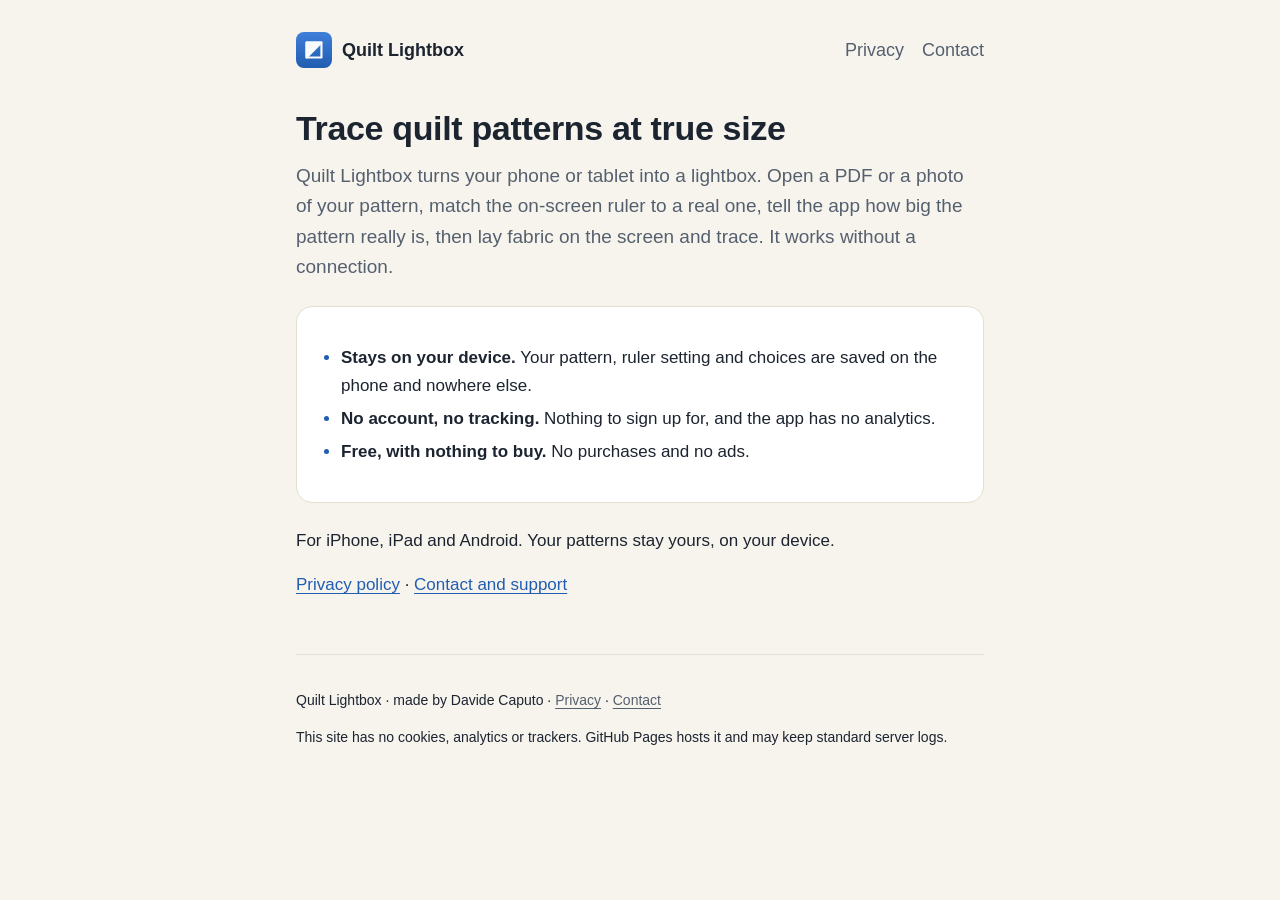
<file: index.html>
<!doctype html>
<html lang="en-GB">
<head>
<meta charset="utf-8">
<meta name="viewport" content="width=device-width, initial-scale=1">
<title>Quilt Lightbox</title>
<meta name="description" content="Turn a phone or tablet into a lightbox and trace quilt patterns at true size. Everything stays on the device.">
<meta name="color-scheme" content="light dark">
<link rel="stylesheet" href="./assets/site.css">
<link rel="icon" href="./assets/mark.svg" type="image/svg+xml">
</head>
<body>
<div class="wrap">
<header class="site">
  <a href="./"><img class="mark" src="./assets/mark.svg" width="36" height="36" alt=""><span>Quilt Lightbox</span></a>
  <nav class="site" aria-label="Pages">
    <a href="./privacy/">Privacy</a>
    <a href="./contact/">Contact</a>
  </nav>
</header>
<main>
<h1>Trace quilt patterns at true size</h1>
<p class="lede">Quilt Lightbox turns your phone or tablet into a lightbox. Open a PDF or a photo of your pattern, match the on-screen ruler to a real one, tell the app how big the pattern really is, then lay fabric on the screen and trace. It works without a connection.</p>
<div class="card summary">
  <ul>
    <li><strong>Stays on your device.</strong> Your pattern, ruler setting and choices are saved on the phone and nowhere else.</li>
    <li><strong>No account, no tracking.</strong> Nothing to sign up for, and the app has no analytics.</li>
    <li><strong>Free, with nothing to buy.</strong> No purchases and no ads.</li>
  </ul>
</div>
<p>For iPhone, iPad and Android. Your patterns stay yours, on your device.</p>
<p><a href="privacy/">Privacy policy</a> · <a href="contact/">Contact and support</a></p>
</main>
<footer class="site">
  <p>Quilt Lightbox · made by Davide Caputo · <a href="./privacy/">Privacy</a> · <a href="./contact/">Contact</a></p>
  <p>This site has no cookies, analytics or trackers. GitHub Pages hosts it and may keep standard server logs.</p>
</footer>
</div>
</body>
</html>
</file>
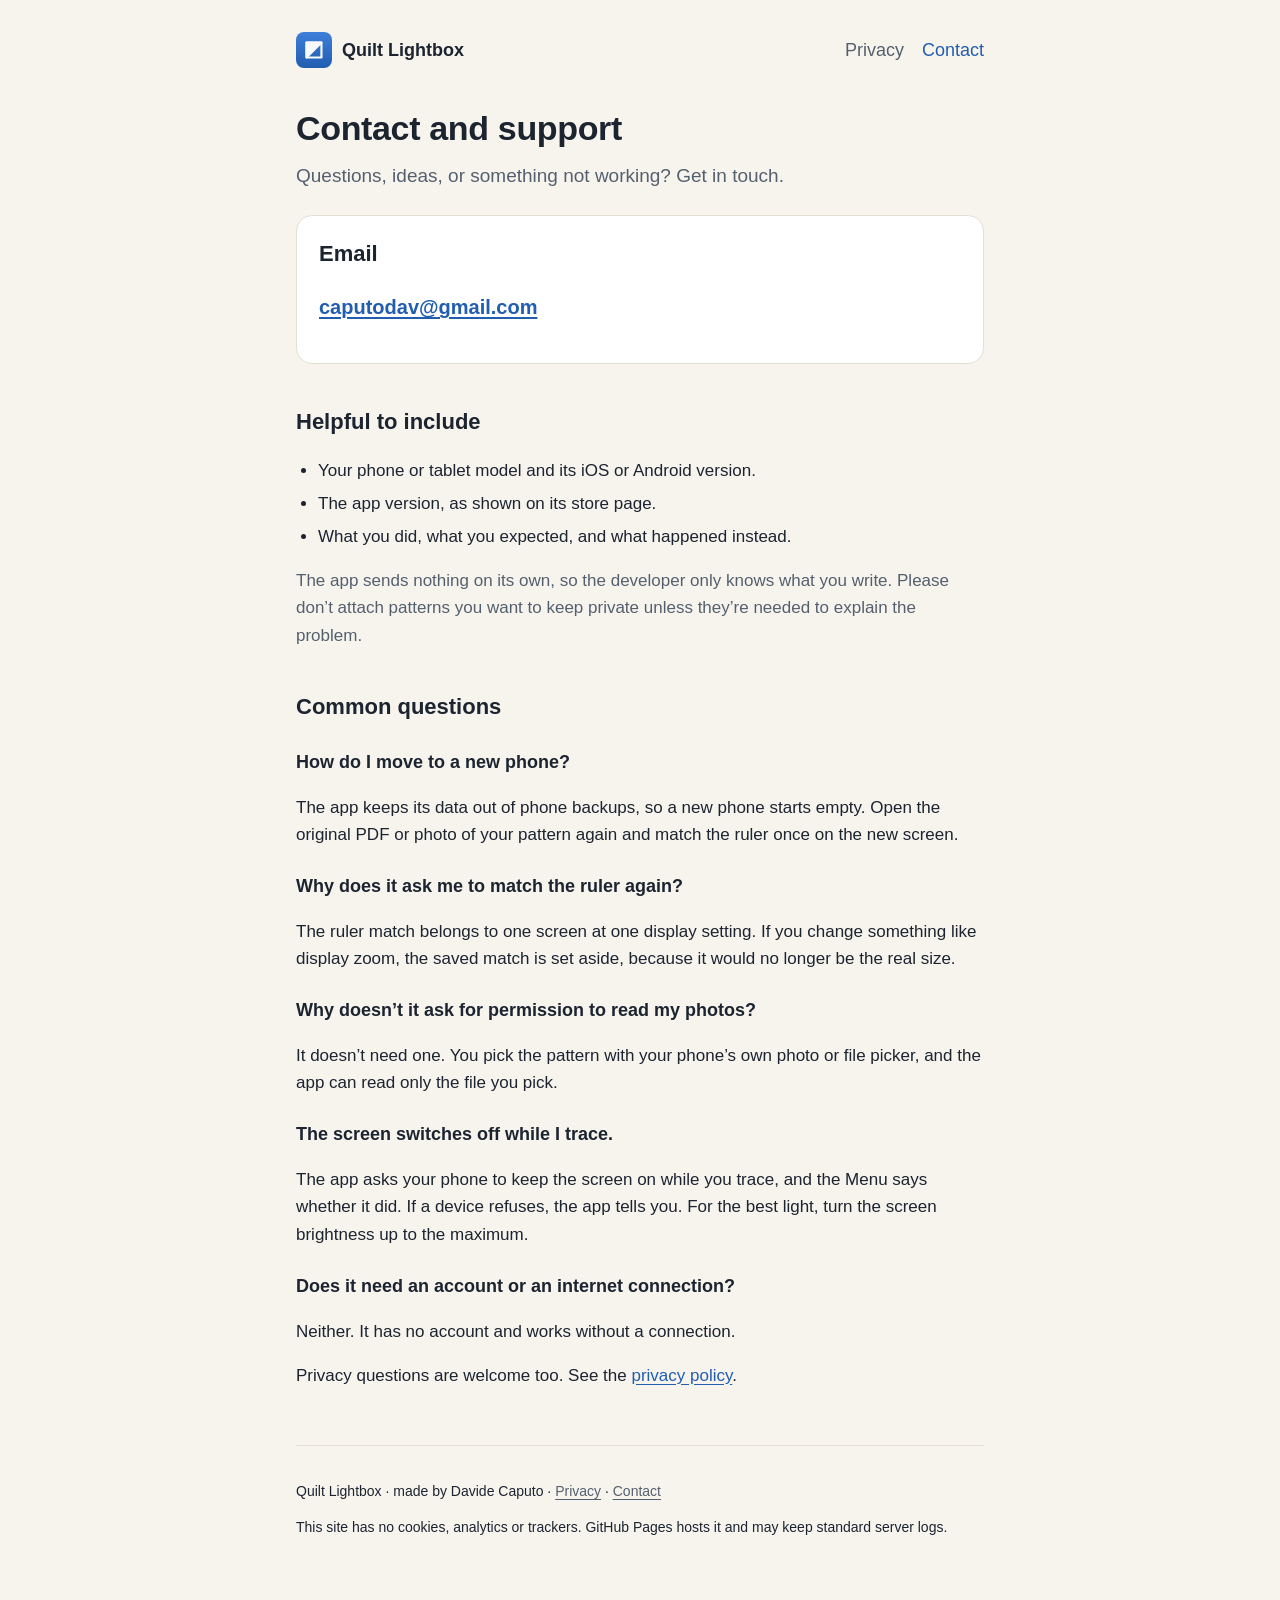
<file: contact/index.html>
<!doctype html>
<html lang="en-GB">
<head>
<meta charset="utf-8">
<meta name="viewport" content="width=device-width, initial-scale=1">
<title>Contact · Quilt Lightbox</title>
<meta name="description" content="Contact and support for Quilt Lightbox.">
<meta name="color-scheme" content="light dark">
<link rel="stylesheet" href="../assets/site.css">
<link rel="icon" href="../assets/mark.svg" type="image/svg+xml">
</head>
<body>
<div class="wrap">
<header class="site">
  <a href="../"><img class="mark" src="../assets/mark.svg" width="36" height="36" alt=""><span>Quilt Lightbox</span></a>
  <nav class="site" aria-label="Pages">
    <a href="../privacy/">Privacy</a>
    <a href="../contact/" aria-current="page">Contact</a>
  </nav>
</header>
<main>
<h1>Contact and support</h1>
<p class="lede">Questions, ideas, or something not working? Get in touch.</p>

<div class="card">
  <h2>Email</h2>
  <p class="email" id="support-email"><a href="mailto:caputodav@gmail.com?subject=Quilt%20Lightbox">caputodav@gmail.com</a></p>
</div>

<h2>Helpful to include</h2>
<ul>
  <li>Your phone or tablet model and its iOS or Android version.</li>
  <li>The app version, as shown on its store page.</li>
  <li>What you did, what you expected, and what happened instead.</li>
</ul>
<p class="muted">The app sends nothing on its own, so the developer only knows what you write. Please don’t attach patterns you want to keep private unless they’re needed to explain the problem.</p>

<h2>Common questions</h2>
<h3>How do I move to a new phone?</h3>
<p>The app keeps its data out of phone backups, so a new phone starts empty. Open the original PDF or photo of your pattern again and match the ruler once on the new screen.</p>
<h3>Why does it ask me to match the ruler again?</h3>
<p>The ruler match belongs to one screen at one display setting. If you change something like display zoom, the saved match is set aside, because it would no longer be the real size.</p>
<h3>Why doesn’t it ask for permission to read my photos?</h3>
<p>It doesn’t need one. You pick the pattern with your phone’s own photo or file picker, and the app can read only the file you pick.</p>
<h3>The screen switches off while I trace.</h3>
<p>The app asks your phone to keep the screen on while you trace, and the Menu says whether it did. If a device refuses, the app tells you. For the best light, turn the screen brightness up to the maximum.</p>
<h3>Does it need an account or an internet connection?</h3>
<p>Neither. It has no account and works without a connection.</p>

<p>Privacy questions are welcome too. See the <a href="../privacy/">privacy policy</a>.</p>
</main>
<footer class="site">
  <p>Quilt Lightbox · made by Davide Caputo · <a href="../privacy/">Privacy</a> · <a href="../contact/">Contact</a></p>
  <p>This site has no cookies, analytics or trackers. GitHub Pages hosts it and may keep standard server logs.</p>
</footer>
</div>
</body>
</html>
</file>
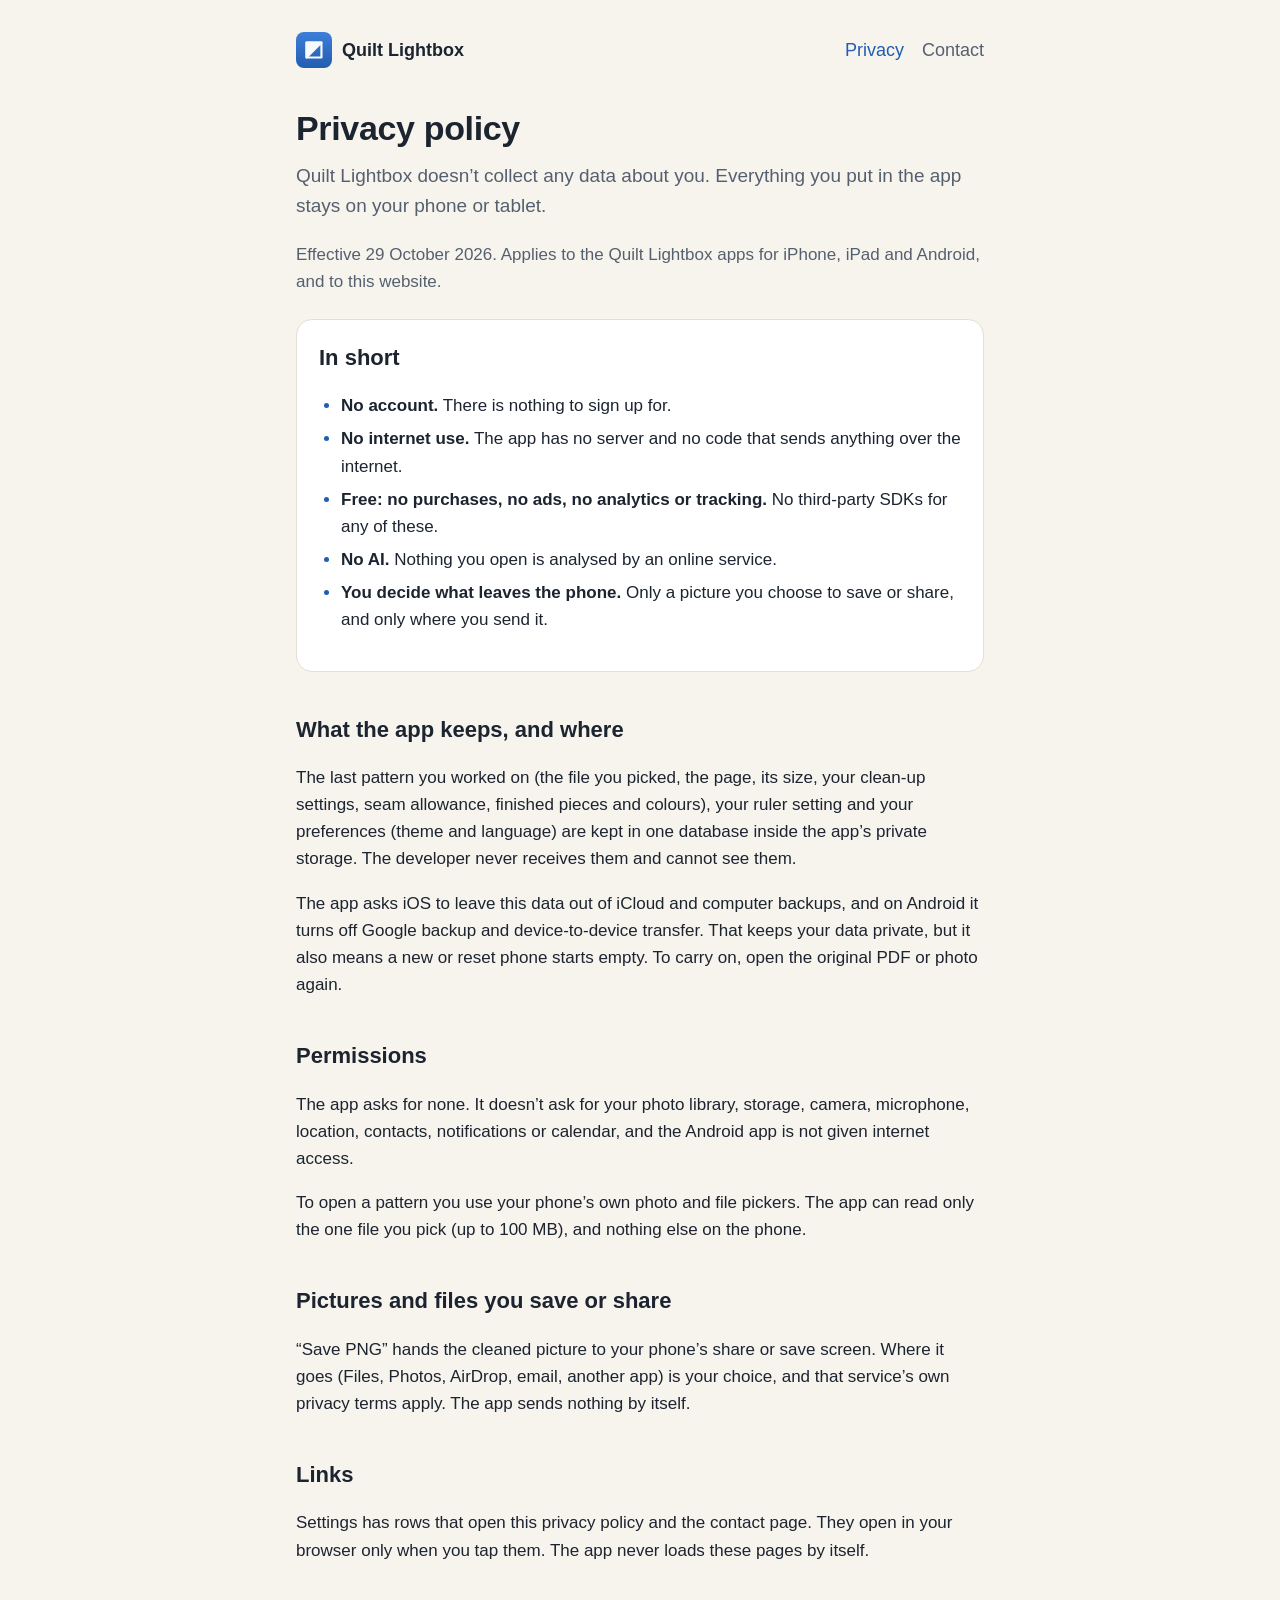
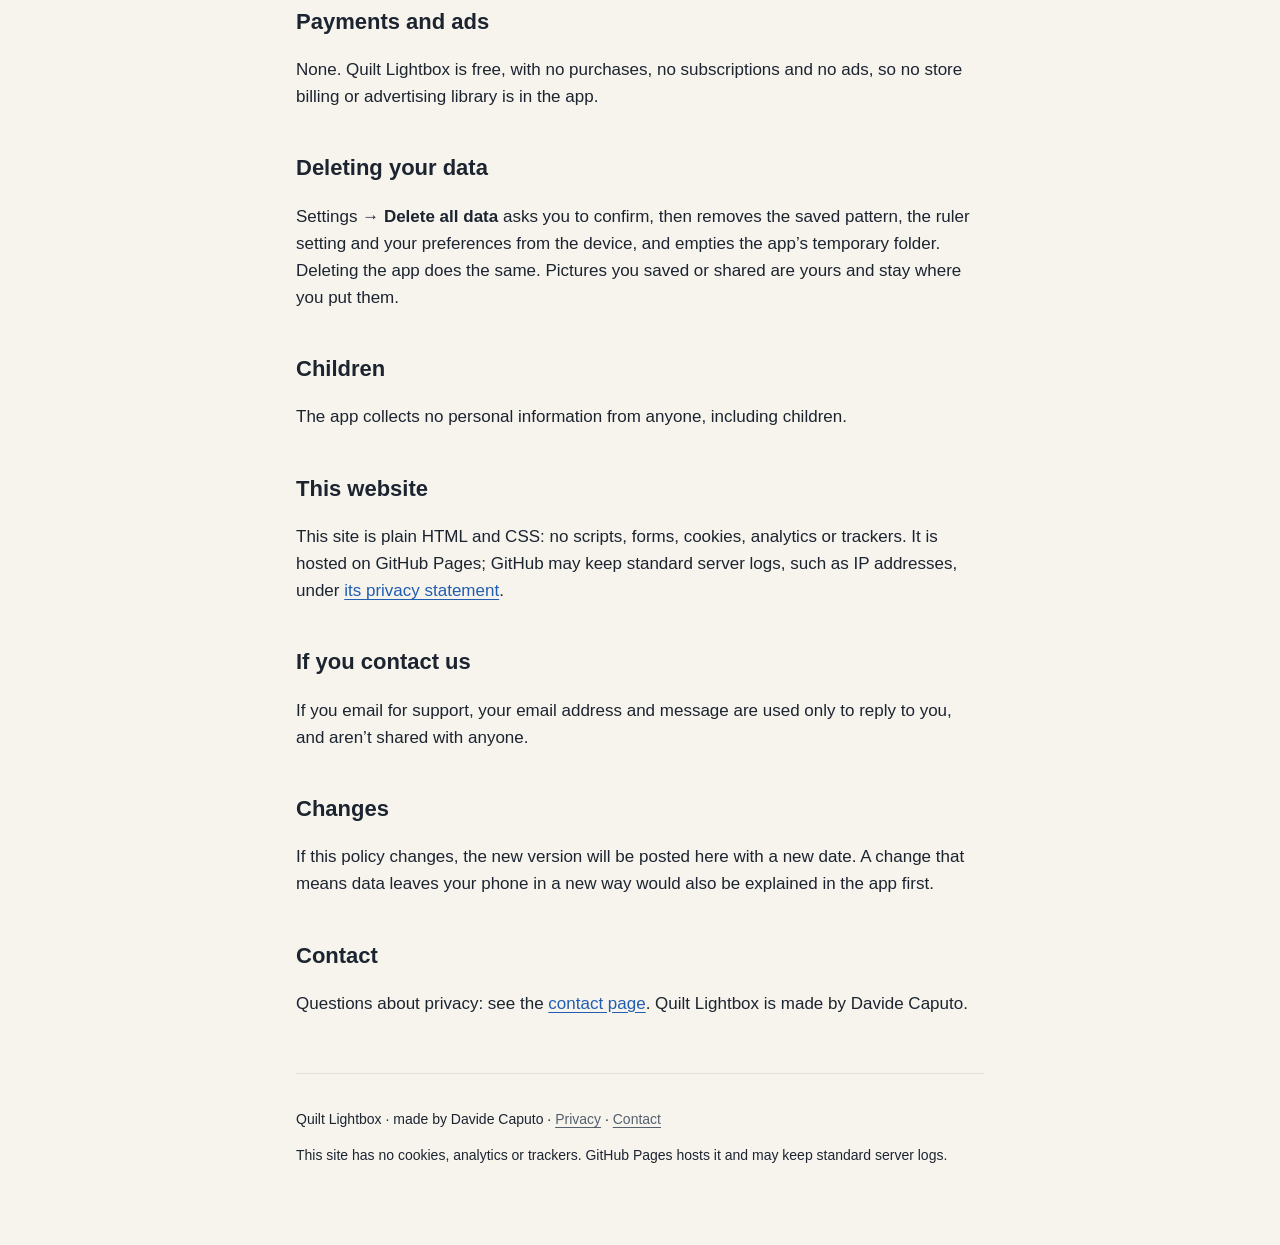
<file: privacy/index.html>
<!doctype html>
<html lang="en-GB">
<head>
<meta charset="utf-8">
<meta name="viewport" content="width=device-width, initial-scale=1">
<title>Privacy policy · Quilt Lightbox</title>
<meta name="description" content="Quilt Lightbox collects no data. Everything stays on your phone or tablet.">
<meta name="color-scheme" content="light dark">
<link rel="stylesheet" href="../assets/site.css">
<link rel="icon" href="../assets/mark.svg" type="image/svg+xml">
</head>
<body>
<div class="wrap">
<header class="site">
  <a href="../"><img class="mark" src="../assets/mark.svg" width="36" height="36" alt=""><span>Quilt Lightbox</span></a>
  <nav class="site" aria-label="Pages">
    <a href="../privacy/" aria-current="page">Privacy</a>
    <a href="../contact/">Contact</a>
  </nav>
</header>
<main>
<h1>Privacy policy</h1>
<p class="lede">Quilt Lightbox doesn’t collect any data about you. Everything you put in the app stays on your phone or tablet.</p>
<p class="muted">Effective 29 October 2026. Applies to the Quilt Lightbox apps for iPhone, iPad and Android, and to this website.</p>

<div class="card summary">
  <h2>In short</h2>
  <ul>
    <li><strong>No account.</strong> There is nothing to sign up for.</li>
    <li><strong>No internet use.</strong> The app has no server and no code that sends anything over the internet.</li>
    <li><strong>Free: no purchases, no ads, no analytics or tracking.</strong> No third-party SDKs for any of these.</li>
    <li><strong>No AI.</strong> Nothing you open is analysed by an online service.</li>
    <li><strong>You decide what leaves the phone.</strong> Only a picture you choose to save or share, and only where you send it.</li>
  </ul>
</div>

<h2>What the app keeps, and where</h2>
<p>The last pattern you worked on (the file you picked, the page, its size, your clean-up settings, seam allowance, finished pieces and colours), your ruler setting and your preferences (theme and language) are kept in one database inside the app’s private storage. The developer never receives them and cannot see them.</p>
<p>The app asks iOS to leave this data out of iCloud and computer backups, and on Android it turns off Google backup and device-to-device transfer. That keeps your data private, but it also means a new or reset phone starts empty. To carry on, open the original PDF or photo again.</p>

<h2>Permissions</h2>
<p>The app asks for none. It doesn’t ask for your photo library, storage, camera, microphone, location, contacts, notifications or calendar, and the Android app is not given internet access.</p>
<p>To open a pattern you use your phone’s own photo and file pickers. The app can read only the one file you pick (up to 100 MB), and nothing else on the phone.</p>

<h2>Pictures and files you save or share</h2>
<p>“Save PNG” hands the cleaned picture to your phone’s share or save screen. Where it goes (Files, Photos, AirDrop, email, another app) is your choice, and that service’s own privacy terms apply. The app sends nothing by itself.</p>

<h2>Links</h2>
<p>Settings has rows that open this privacy policy and the contact page. They open in your browser only when you tap them. The app never loads these pages by itself.</p>

<h2>Payments and ads</h2>
<p>None. Quilt Lightbox is free, with no purchases, no subscriptions and no ads, so no store billing or advertising library is in the app.</p>

<h2>Deleting your data</h2>
<p>Settings → <strong>Delete all data</strong> asks you to confirm, then removes the saved pattern, the ruler setting and your preferences from the device, and empties the app’s temporary folder. Deleting the app does the same. Pictures you saved or shared are yours and stay where you put them.</p>

<h2>Children</h2>
<p>The app collects no personal information from anyone, including children.</p>

<h2>This website</h2>
<p>This site is plain HTML and CSS: no scripts, forms, cookies, analytics or trackers. It is hosted on GitHub Pages; GitHub may keep standard server logs, such as IP addresses, under <a href="https://docs.github.com/site-policy/privacy-policies/github-general-privacy-statement">its privacy statement</a>.</p>

<h2>If you contact us</h2>
<p>If you email for support, your email address and message are used only to reply to you, and aren’t shared with anyone.</p>

<h2>Changes</h2>
<p>If this policy changes, the new version will be posted here with a new date. A change that means data leaves your phone in a new way would also be explained in the app first.</p>

<h2>Contact</h2>
<p>Questions about privacy: see the <a href="../contact/">contact page</a>. Quilt Lightbox is made by Davide Caputo.</p>
</main>
<footer class="site">
  <p>Quilt Lightbox · made by Davide Caputo · <a href="../privacy/">Privacy</a> · <a href="../contact/">Contact</a></p>
  <p>This site has no cookies, analytics or trackers. GitHub Pages hosts it and may keep standard server logs.</p>
</footer>
</div>
</body>
</html>
</file>
<file: assets/site.css>
:root {
  --bg: #f7f4ee;
  --surface: #ffffff;
  --text: #1c2430;
  --muted: #55606e;
  --accent: #215db0;
  --accent-soft: #e3ecf8;
  --line: #e4ded3;
  color-scheme: light dark;
}
@media (prefers-color-scheme: dark) {
  :root {
    --bg: #0f1826;
    --surface: #172233;
    --text: #e8edf2;
    --muted: #a4afbc;
    --accent: #8db8f0;
    --accent-soft: #1b2c47;
    --line: #253246;
  }
}
* { box-sizing: border-box; }
html { -webkit-text-size-adjust: 100%; }
body {
  margin: 0;
  background: var(--bg);
  color: var(--text);
  font: 17px/1.6 -apple-system, BlinkMacSystemFont, "Segoe UI", Roboto, "Helvetica Neue", Arial, sans-serif;
}
.wrap { max-width: 720px; margin: 0 auto; padding: 32px 16px 64px; }
header.site { display: flex; align-items: center; gap: 12px; margin-bottom: 40px; }
header.site a { color: inherit; text-decoration: none; font-weight: 600; font-size: 18px; display: flex; align-items: center; gap: 10px; }
.mark { width: 36px; height: 36px; flex: none; }
nav.site { margin-left: auto; display: flex; gap: 18px; font-size: 15px; }
nav.site a { color: var(--muted); font-weight: 500; }
nav.site a[aria-current="page"] { color: var(--accent); }
h1 { font-size: 34px; line-height: 1.2; margin: 0 0 12px; letter-spacing: -0.01em; }
h2 { font-size: 22px; margin: 40px 0 8px; }
h3 { font-size: 18px; margin: 24px 0 4px; }
p, li { color: var(--text); }
.lede { font-size: 19px; color: var(--muted); margin-top: 0; }
a { color: var(--accent); text-underline-offset: 3px; }
ul { padding-left: 22px; }
li + li { margin-top: 6px; }
.card {
  background: var(--surface);
  border: 1px solid var(--line);
  border-radius: 16px;
  padding: 20px 22px;
  margin: 24px 0;
}
.card h2:first-child, .card h3:first-child { margin-top: 0; }
.summary li::marker { color: var(--accent); }
.pill { display: inline-block; background: var(--accent-soft); color: var(--accent); border-radius: 999px; padding: 2px 12px; font-size: 14px; font-weight: 600; }
.email { font-size: 20px; font-weight: 600; word-break: break-all; }
.muted { color: var(--muted); }
footer.site { margin-top: 56px; padding-top: 20px; border-top: 1px solid var(--line); font-size: 14px; color: var(--muted); }
footer.site a { color: var(--muted); }
@media (max-width: 480px) {
  h1 { font-size: 28px; }
  header.site { flex-wrap: wrap; }
  nav.site { margin-left: 0; width: 100%; }
}
</file>
